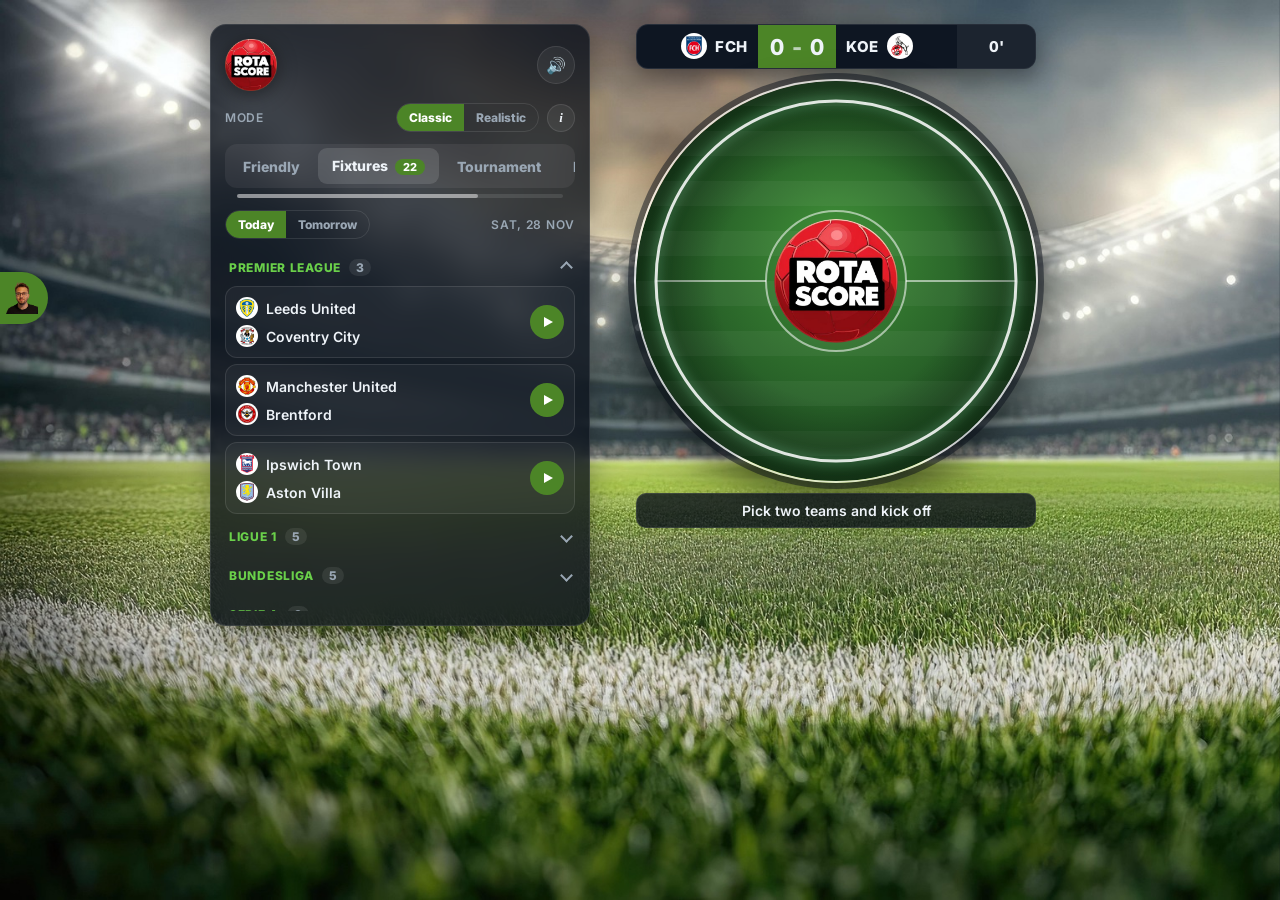
<file: index.html>
<!DOCTYPE html>
<html lang="en">
<head>
    <meta charset="UTF-8">
    <meta name="viewport" content="width=device-width, initial-scale=1.0, viewport-fit=cover">
    <meta name="theme-color" content="#0b1220">
    <!-- Ana ekrana eklenince uygulama gibi açılsın -->
    <link rel="manifest" href="manifest.webmanifest">
    <link rel="apple-touch-icon" href="img/app/apple-touch-icon.png">
    <meta name="apple-mobile-web-app-capable" content="yes">
    <meta name="mobile-web-app-capable" content="yes">
    <meta name="apple-mobile-web-app-title" content="RotaScore">
    <meta name="apple-mobile-web-app-status-bar-style" content="black-translucent">
    <title>RotaScore by Kafeinal</title>
    <!-- Site Cloudflare arkasında: CSS/JS 7 gün önbellekte kalır.
         Bu dosyalardan biri değişince ?v= değerini güncelle, ziyaretçiler hemen yenisini alır. -->
    <link rel="stylesheet" href="style.css?v=2026-11-03.5">
    <link rel="icon" type="image/x-icon" href="./img/favicon.png">
</head>
<body>
    <main class="app">
        <!-- Oyun: mobilde en üstte -->
        <section class="stage" id="stage">
            <div class="scorebug" id="scorebug">
                <div class="sb-team sb-home">
                    <span class="sb-logo" id="sb-home-logo"></span>
                    <span class="sb-abbr" id="sb-home-abbr">HOME</span>
                </div>
                <div class="sb-score">
                    <span id="sb-home-score">0</span>
                    <span class="sb-dash">-</span>
                    <span id="sb-away-score">0</span>
                </div>
                <div class="sb-team sb-away">
                    <span class="sb-abbr" id="sb-away-abbr">AWAY</span>
                    <span class="sb-logo" id="sb-away-logo"></span>
                </div>
                <div class="sb-clock" id="sb-clock"><span class="live-dot"></span><span id="sb-clock-text">0'</span></div>
            </div>
            <div class="pitch">
                <canvas id="gameCanvas"></canvas>
            </div>
            <div class="ticker" id="ticker">Pick two teams and kick off</div>
        </section>

        <!-- Takım seçimi -->
        <section class="panel controls">
            <div class="brand">
                <h1 class="brand-title"><img class="brand-logo" src="./img/brand.webp" alt="RotaScore" width="52" height="52"></h1>
                <div class="brand-actions">
                    <button class="pill-btn" id="install-btn" type="button" hidden>Install app</button>
                    <button class="icon-btn" id="sound-toggle" type="button" aria-label="Sound">🔊</button>
                </div>
            </div>
            <div class="mode-row">
                <span class="mode-label">Mode</span>
                <div class="mode-switch" id="mode-switch" role="radiogroup" aria-label="Game mode">
                    <button type="button" class="mode-option" role="radio" data-mode="classic" aria-checked="true">Classic</button>
                    <button type="button" class="mode-option" role="radio" data-mode="realistic" aria-checked="false">Realistic</button>
                </div>
                <button class="icon-btn info-btn" id="mode-info-btn" type="button" aria-label="About game modes">i</button>
            </div>
            <!-- Oyun modları: yana kayan şerit. Altındaki ince çubuk her zaman görünür (tarayıcınınki iOS'ta gizleniyor),
                 webde şerit fareyle de sürüklenir -->
            <div class="tabs-wrap">
                <div class="tabs" role="tablist">
                    <button class="tab" id="tab-teams" type="button" role="tab" data-tab="teams" aria-selected="true">Friendly</button>
                    <button class="tab" id="tab-today" type="button" role="tab" data-tab="today" aria-selected="false">Fixtures <span class="tab-count" id="today-count"></span></button>
                    <button class="tab" id="tab-tournament" type="button" role="tab" data-tab="tournament" aria-selected="false">Tournament</button>
                    <button class="tab" id="tab-league" type="button" role="tab" data-tab="league" aria-selected="false">League</button>
                    <button class="tab" id="tab-pens" type="button" role="tab" data-tab="pens" aria-selected="false">Penalties</button>
                </div>
                <div class="tabs-bar" id="tabs-bar" aria-hidden="true"><div class="tabs-thumb" id="tabs-thumb"></div></div>
            </div>

            <div class="tab-panel" id="panel-teams" role="tabpanel">
                <label class="field">
                    <span>League</span>
                    <select id="filter-category">
                        <option value="all">All Teams</option>
                        <!-- Ligler ve turnuvalar json/competitions.json dosyasından gelir -->
                    </select>
                </label>
                <div class="matchup">
                    <button class="team-pick" id="pick-home" type="button" data-side="home"></button>
                    <span class="vs">vs</span>
                    <button class="team-pick" id="pick-away" type="button" data-side="away"></button>
                </div>
                <button class="primary" id="kickoff-btn" type="button">Kick off</button>
            </div>

            <!-- Günün ve yarının maçları: json/today.json (her sabah GitHub Actions günceller) -->
            <div class="tab-panel" id="panel-today" role="tabpanel" hidden>
                <div class="day-row">
                    <div class="mode-switch" role="radiogroup" aria-label="Day">
                        <button type="button" class="mode-option" role="radio" data-day="today" aria-checked="true">Today</button>
                        <button type="button" class="mode-option" role="radio" data-day="tomorrow" aria-checked="false">Tomorrow</button>
                    </div>
                    <p class="today-date" id="today-date"></p>
                </div>
                <div class="today-list" id="today-list"><p class="empty">Loading today's matches…</p></div>
            </div>

            <!-- Turnuva: UEFA'nın 36 takımlı formatı, kaldığı yerden devam eder (localStorage) -->
            <div class="tab-panel" id="panel-tournament" role="tabpanel" hidden>
                <div class="cup-setup" id="tournament-setup">
                    <div class="mode-switch cup-switch" role="radiogroup" aria-label="Competition">
                        <button type="button" class="mode-option" role="radio" data-cup="ucl" aria-checked="false">Champions</button>
                        <button type="button" class="mode-option" role="radio" data-cup="uel" aria-checked="false">Europa</button>
                        <button type="button" class="mode-option" role="radio" data-cup="uecl" aria-checked="true">Conference</button>
                    </div>
                    <button class="team-pick cup-team-pick" id="pick-cup-team" type="button"></button>
                    <p class="info-note" id="cup-setup-note"></p>
                    <button class="primary" id="tournament-start" type="button" disabled>Make the draw</button>
                </div>
                <div class="cup-live" id="tournament-live" hidden>
                    <div class="cup-head">
                        <img class="cup-badge" id="cup-badge" alt="" width="40" height="40">
                        <div class="pick-text"><small id="cup-name"></small><strong id="cup-team"></strong></div>
                        <span class="cup-pos" id="cup-pos"></span>
                    </div>
                    <p class="cup-stage" id="cup-stage"></p>
                    <p class="cup-out" id="cup-out" hidden></p>
                    <div class="cup-next" id="cup-next"></div>
                    <button class="primary" id="tournament-play" type="button">Play</button>
                    <!-- Takımın turnuvası bitince: özet kartını paylaş -->
                    <div class="result-actions" id="cup-share-row" hidden>
                        <button class="secondary" id="cup-share-btn" type="button">Share my run</button>
                        <button class="secondary" id="cup-download-btn" type="button">Download</button>
                    </div>
                    <details class="today-league" id="cup-bracket-section" hidden>
                        <summary><span>Knock-out stage</span></summary>
                        <div class="cup-bracket" id="cup-bracket"></div>
                    </details>
                    <details class="today-league" id="cup-table-section" open>
                        <summary><span>League table</span><span class="today-league-count" id="cup-table-count"></span></summary>
                        <div class="cup-table" id="cup-table"></div>
                    </details>
                    <details class="today-league" id="cup-path-section">
                        <summary><span>Your matches</span></summary>
                        <div class="cup-path" id="cup-path"></div>
                    </details>
                    <button class="secondary" id="tournament-quit" type="button">Abandon tournament</button>
                </div>
            </div>

            <!-- Lig sezonu: tek devre, hafta hafta; kaldığı yerden devam eder (localStorage) -->
            <div class="tab-panel" id="panel-league" role="tabpanel" hidden>
                <div class="cup-setup" id="league-setup">
                    <label class="field">
                        <span>League</span>
                        <select id="league-select"></select>
                    </label>
                    <button class="team-pick cup-team-pick" id="pick-league-team" type="button"></button>
                    <p class="info-note" id="league-setup-note"></p>
                    <button class="primary" id="league-start" type="button" disabled>Build the fixtures</button>
                </div>
                <div class="cup-live" id="league-live" hidden>
                    <div class="cup-head">
                        <img class="cup-badge" id="league-badge" alt="" width="40" height="40">
                        <div class="pick-text"><small id="league-name"></small><strong id="league-team"></strong></div>
                        <span class="cup-pos" id="league-pos"></span>
                    </div>
                    <p class="cup-stage" id="league-stage"></p>
                    <div class="cup-next" id="league-next"></div>
                    <button class="primary" id="league-play" type="button">Play</button>
                    <div class="result-actions" id="league-share-row" hidden>
                        <button class="secondary" id="league-share-btn" type="button">Share my season</button>
                        <button class="secondary" id="league-download-btn" type="button">Download</button>
                    </div>
                    <details class="today-league" id="league-fixtures-section" open>
                        <summary><span>Fixtures</span></summary>
                        <div class="week-nav">
                            <button class="icon-btn" id="league-week-prev" type="button" aria-label="Previous week">‹</button>
                            <span class="week-label" id="league-week-label"></span>
                            <button class="icon-btn" id="league-week-next" type="button" aria-label="Next week">›</button>
                        </div>
                        <div class="week-list" id="league-week"></div>
                    </details>
                    <details class="today-league" id="league-table-section">
                        <summary><span>Table</span><span class="today-league-count" id="league-table-count"></span></summary>
                        <div class="cup-table" id="league-table"></div>
                    </details>
                    <button class="secondary" id="league-quit" type="button">Abandon season</button>
                </div>
            </div>

            <!-- Penaltı modu: iki takım, doğrudan seri -->
            <div class="tab-panel" id="panel-pens" role="tabpanel" hidden>
                <div class="matchup">
                    <button class="team-pick" id="pens-home" type="button" data-side="home"></button>
                    <span class="vs">vs</span>
                    <button class="team-pick" id="pens-away" type="button" data-side="away"></button>
                </div>
                <p class="info-note">Straight to the spot: five kicks each, then sudden death. Same teams as the Friendly tab.</p>
                <button class="primary" id="pens-start-btn" type="button">Start shoot-out</button>
            </div>
        </section>

        <!-- İstatistikler ve maçın olayları -->
        <section class="panel match-stats" id="match-stats">
            <h2>Match stats</h2>
            <div class="stats" id="stats"></div>
            <ol class="timeline" id="timeline"></ol>
        </section>
    </main>

    <!-- Logolu takım seçici -->
    <div class="sheet" id="picker" hidden>
        <div class="sheet-backdrop" data-close></div>
        <div class="sheet-panel" role="dialog" aria-modal="true" aria-labelledby="picker-title">
            <div class="sheet-head">
                <h2 id="picker-title">Choose team</h2>
                <button class="icon-btn" type="button" data-close aria-label="Close">✕</button>
            </div>
            <input class="search" id="picker-search" type="search" placeholder="Search all teams…" autocomplete="off">
            <div class="team-list" id="picker-list"></div>
        </div>
    </div>

    <!-- Oyun modları hakkında -->
    <div class="sheet" id="mode-info" hidden>
        <div class="sheet-backdrop" data-close></div>
        <div class="sheet-panel info-panel" role="dialog" aria-modal="true" aria-labelledby="mode-info-title">
            <div class="sheet-head">
                <h2 id="mode-info-title">Game modes</h2>
                <button class="icon-btn" type="button" data-close aria-label="Close">✕</button>
            </div>
            <div class="info-item">
                <h3>Classic</h3>
                <p>Every team is equal. Pure chaos: any club can beat any other, it all comes down to bounces, the keeper's form and a bit of luck.</p>
            </div>
            <div class="info-item">
                <h3>Realistic</h3>
                <p>Team strength comes from real-world Elo ratings, updated daily. Stronger teams finish better and win more duels, so favourites win more often, tuned to match real-world odds. Upsets still happen.</p>
            </div>
            <p class="info-note">Ratings: clubelo.com (or footballdatabase.com when it is unavailable) for clubs, eloratings.net for national teams.</p>
            <p class="info-note">The mode is locked while a match is being played and for the whole of a tournament.</p>
        </div>
    </div>

    <!-- iPhone: ana ekrana ekleme adımları (Safari kurulum penceresini desteklemiyor) -->
    <div class="sheet" id="install-help" hidden>
        <div class="sheet-backdrop" data-close></div>
        <div class="sheet-panel info-panel" role="dialog" aria-modal="true" aria-labelledby="install-help-title">
            <div class="sheet-head">
                <h2 id="install-help-title">Add RotaScore to your Home Screen</h2>
                <button class="icon-btn" type="button" data-close aria-label="Close">✕</button>
            </div>
            <ol class="install-steps">
                <li>Tap the <strong>Share</strong> button <span class="share-glyph" aria-hidden="true">⬆︎</span> in Safari's toolbar</li>
                <li>Scroll down and tap <strong>Add to Home Screen</strong></li>
                <li>Tap <strong>Add</strong>. RotaScore opens full screen, like an app</li>
            </ol>
        </div>
    </div>

    <!-- Maç sonu kartı -->
    <div class="sheet" id="result" hidden>
        <div class="sheet-backdrop" data-close></div>
        <div class="sheet-panel result-panel" role="dialog" aria-modal="true" aria-label="Full-time result">
            <img class="result-card" id="result-card" alt="Match result card">
            <p class="result-note" id="result-note" hidden></p>
            <div class="result-actions">
                <button class="primary" id="share-btn" type="button">Share</button>
                <button class="secondary" id="download-btn" type="button">Download</button>
            </div>
            <div class="result-actions">
                <button class="secondary" id="rematch-btn" type="button">Rematch</button>
                <button class="secondary" type="button" data-close>Close</button>
            </div>
        </div>
    </div>

    <div class="sticky-icon">
        <a href="https://cemeren.dev" class="main-website">
            <div>cemeren.dev</div><img src="./img/as-removebg-preview.png">
        </a>
    </div>
    <script src="sound.js?v=2026-10-20.3"></script>
    <script src="xg-table.js?v=2026-10-28.2"></script>
    <script src="script.js?v=2026-11-03.2"></script>
    <script src="tournament.js?v=2026-11-01.1"></script>
    <script src="league.js?v=2026-11-03.1"></script>
    <script src="ui.js?v=2026-11-03.4"></script>
    <script src="tournament-ui.js?v=2026-11-03.3"></script>
    <script src="league-ui.js?v=2026-11-03.3"></script>
</body>
</html>
</file>
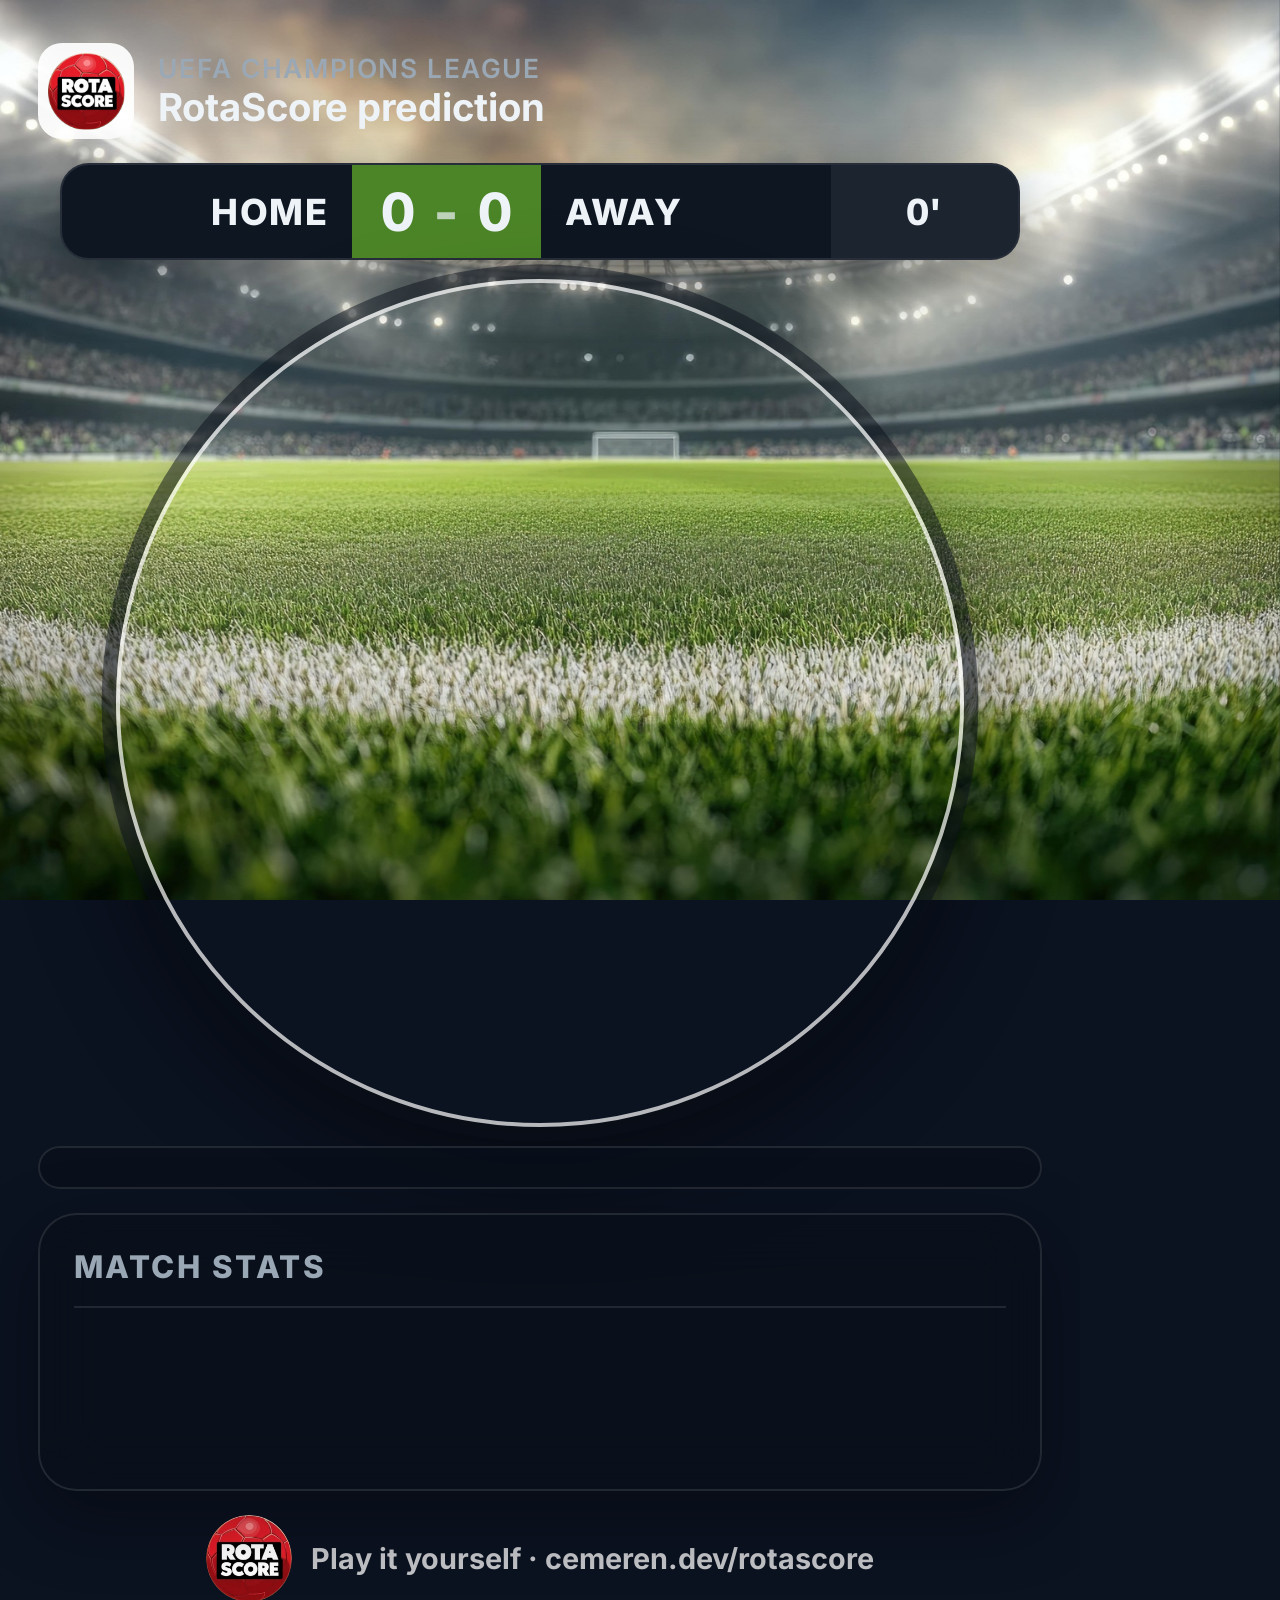
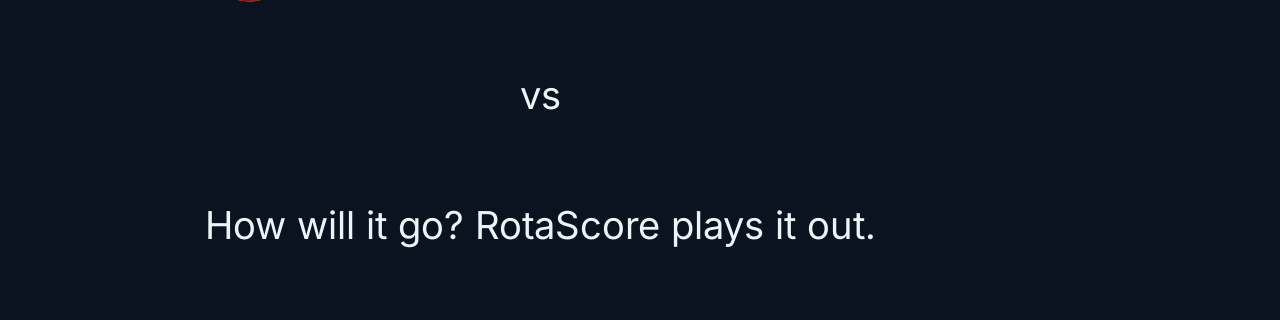
<file: reel/index.html>
<!DOCTYPE html>
<html lang="en">
<head>
    <meta charset="UTF-8">
    <!-- Dikey video (Reels) düzeni: tools/render-reel.mjs bu sayfayı başsız Chromium'da kare kare çeker.
         Sayfa 450x800 CSS piksel, zoom 2.4 ile 1080x1920. Tüm göreli yollar site köküne göre (base). -->
    <base href="../">
    <meta name="viewport" content="width=1080">
    <title>RotaScore reel</title>
    <link rel="stylesheet" href="style.css">
    <link rel="stylesheet" href="reel/reel.css">
</head>
<body class="reel">
    <div class="reel-frame">
        <header class="reel-head">
            <img class="reel-cup" id="reel-cup" src="img/favicon.png" alt="">
            <div class="reel-head-text">
                <small id="reel-competition">UEFA Champions League</small>
                <strong>RotaScore prediction</strong>
            </div>
            <span class="reel-date" id="reel-date"></span>
        </header>

        <section class="stage" id="stage">
            <div class="scorebug" id="scorebug">
                <div class="sb-team sb-home">
                    <span class="sb-logo" id="sb-home-logo"></span>
                    <span class="sb-abbr" id="sb-home-abbr">HOME</span>
                </div>
                <div class="sb-score">
                    <span id="sb-home-score">0</span>
                    <span class="sb-dash">-</span>
                    <span id="sb-away-score">0</span>
                </div>
                <div class="sb-team sb-away">
                    <span class="sb-abbr" id="sb-away-abbr">AWAY</span>
                    <span class="sb-logo" id="sb-away-logo"></span>
                </div>
                <div class="sb-clock" id="sb-clock"><span class="live-dot"></span><span id="sb-clock-text">0'</span></div>
            </div>
            <div class="pitch">
                <canvas id="gameCanvas"></canvas>
            </div>
            <div class="ticker" id="ticker"></div>
        </section>

        <section class="panel match-stats has-match" id="match-stats">
            <h2>Match stats</h2>
            <div class="stats" id="stats"></div>
            <ol class="timeline" id="timeline"></ol>
        </section>

        <footer class="reel-foot">
            <img src="img/brand.webp" alt="RotaScore" width="36" height="36">
            <span>Play it yourself · cemeren.dev/rotascore</span>
        </footer>

        <!-- Kapanış: sonuç kartı sahnesi (render-reel.mjs maç bitince açar) -->
        <div class="reel-result" id="reel-result" hidden>
            <small class="reel-result-title">Full-time</small>
            <span class="reel-result-sub" id="result-sub"></span>
            <div class="reel-result-teams">
                <div class="reel-result-team"><span id="result-home-badge"></span><strong id="result-home"></strong><em id="result-home-goals"></em></div>
                <div class="reel-result-score" id="result-score">0-0</div>
                <div class="reel-result-team"><span id="result-away-badge"></span><strong id="result-away"></strong><em id="result-away-goals"></em></div>
            </div>
            <div class="stats reel-result-stats" id="result-stats"></div>
            <p class="reel-result-foot">RotaScore prediction · play it yourself at cemeren.dev/rotascore</p>
        </div>

        <!-- Açılış kartı: maç başlamadan iki saniye -->
        <div class="reel-intro" id="reel-intro">
            <small id="intro-competition"></small>
            <div class="reel-intro-teams">
                <div class="reel-intro-team"><span class="badge badge-lg" id="intro-home-badge"></span><strong id="intro-home"></strong></div>
                <span class="reel-intro-vs">vs</span>
                <div class="reel-intro-team"><span class="badge badge-lg" id="intro-away-badge"></span><strong id="intro-away"></strong></div>
            </div>
            <p>How will it go? RotaScore plays it out.</p>
        </div>
    </div>
    <script src="xg-table.js"></script>
    <script src="script.js"></script>
    <script src="reel/reel.js"></script>
</body>
</html>
</file>
<file: style.css>
@import url('https://fonts.googleapis.com/css2?family=Inter:wght@400;600;800&display=swap');

/* Gece maçı teması */
:root {
    --panel: rgba(10, 16, 26, 0.78);
    --panel-solid: #0e1622;
    --line: rgba(255, 255, 255, 0.1);
    --text: #eef3f8;
    --muted: #9aa7b4;
    --accent: #6ad04a;
    --accent-dark: #4c8527;
    --live: #ff4d4d;
    --radius: 16px;
}

::selection {
    color: #ffffff;
    background-color: #4c8527;
}

body {
    text-align: center;
    font-family: 'Inter', sans-serif;
    background: #0b1220;
    color: var(--text);
    margin: 0;
}

/* Arka plan fotoğrafı aynı; ekrana sabitlenmiş bir katman olduğu için
   sayfa ne kadar uzarsa uzasın altında boşluk kalmaz */
body::before {
    content: "";
    position: fixed;
    inset: 0;
    z-index: -1;
    background: url(./img/photo1.jpg);
    background-size: cover;
    background-repeat: no-repeat;
}

body.sheet-open {
    overflow: hidden;
}

button {
    font: inherit;
    color: inherit;
    cursor: pointer;
}

h1, h2 {
    margin: 0;
}

/* ---------- Yerleşim: mobilde oyun önce, masaüstünde iki sütun ---------- */

.app {
    display: grid;
    gap: 12px;
    max-width: 420px;
    margin: 0 auto;
    padding: 12px 12px 24px;
    /* Ana ekrandan tam ekran açıldığında çentik ve alt çubuk içeriği örtmesin */
    padding-top: calc(env(safe-area-inset-top, 0px) + 12px);
    padding-bottom: max(24px, env(safe-area-inset-bottom));
}

/* Uzun tek satırlık metinler (ör. ticker'daki açılış duyurusu) sütunu ekrandan geniş yapmasın */
.app > * {
    min-width: 0;
}

/* Mobil: maç sürerken istatistikler sahanın hemen altında, takım seçimi en altta */
@media (max-width: 899px) {
    .stage { order: 0; }
    .controls { order: 1; }
    .match-stats { order: 2; }
    body.match-live .match-stats { order: 1; }
    body.match-live .controls { order: 2; }
}

@media (min-width: 900px) {
    .app {
        max-width: 860px;
        grid-template-columns: 380px 1fr;
        grid-template-areas:
            "controls stage"
            "stats stage";
        align-items: start;
        padding-top: 24px;
    }

    .controls { grid-area: controls; }
    .match-stats { grid-area: stats; }
    .stage { grid-area: stage; position: sticky; top: 24px; }

}

.panel {
    background: var(--panel);
    border: 1px solid var(--line);
    border-radius: var(--radius);
    padding: 14px;
    backdrop-filter: blur(12px);
    -webkit-backdrop-filter: blur(12px);
    box-shadow: 0 10px 30px rgba(0, 0, 0, 0.35);
}

/* ---------- Skor tabelası (canlı yayın tarzı) ---------- */

.stage {
    display: flex;
    flex-direction: column;
    align-items: center;
    gap: 10px;
}

.scorebug {
    display: grid;
    grid-template-columns: 1fr auto 1fr auto;
    align-items: center;
    width: 100%;
    max-width: 400px;
    box-sizing: border-box;
    background: var(--panel-solid);
    border: 1px solid var(--line);
    border-radius: 12px;
    overflow: hidden;
    box-shadow: 0 8px 24px rgba(0, 0, 0, 0.4);
    font-variant-numeric: tabular-nums;
}

.sb-team {
    display: flex;
    align-items: center;
    gap: 8px;
    padding: 8px 10px;
    min-width: 0;
}

.sb-home { justify-content: flex-end; }
.sb-away { justify-content: flex-start; }

.sb-abbr {
    font-weight: 800;
    font-size: 15px;
    letter-spacing: 0.04em;
}

.sb-score {
    display: flex;
    align-items: center;
    gap: 6px;
    padding: 6px 12px;
    background: var(--accent-dark);
    font-size: 22px;
    font-weight: 800;
    align-self: stretch;
}

.sb-dash { opacity: 0.7; }

.sb-score .bump {
    animation: bump 0.8s ease-out;
    display: inline-block;
}

@keyframes bump {
    0% { transform: scale(1); }
    30% { transform: scale(1.6); color: #ffe066; }
    100% { transform: scale(1); }
}

.sb-clock {
    display: flex;
    align-items: center;
    gap: 6px;
    align-self: stretch;
    padding: 0 12px;
    background: rgba(255, 255, 255, 0.06);
    font-weight: 800;
    font-size: 15px;
    min-width: 54px;
    justify-content: center;
}

.live-dot {
    width: 8px;
    height: 8px;
    border-radius: 50%;
    background: var(--live);
    display: none;
    animation: blink 1.2s infinite;
}

.stage[data-state="playing"] .live-dot,
.stage[data-state="goalPause"] .live-dot {
    display: inline-block;
}

@keyframes blink {
    50% { opacity: 0.25; }
}

/* ---------- Saha ---------- */

.pitch canvas {
    display: block;
    border-radius: 50%;
    border: 2px solid rgba(255, 255, 255, 0.7);
    box-shadow: 0 0 0 6px rgba(10, 16, 26, 0.5), 0 18px 40px rgba(0, 0, 0, 0.5);
}

.ticker {
    width: 100%;
    max-width: 400px;
    box-sizing: border-box;
    padding: 8px 12px;
    border-radius: 10px;
    background: var(--panel);
    border: 1px solid var(--line);
    font-size: 14px;
    font-weight: 600;
    white-space: nowrap;
    overflow: hidden;
    text-overflow: ellipsis;
}

.ticker.flash {
    animation: tickerIn 0.4s ease-out;
}

@keyframes tickerIn {
    from { opacity: 0; transform: translateY(4px); }
    to { opacity: 1; transform: none; }
}

/* ---------- Kontroller ---------- */

.controls {
    display: flex;
    flex-direction: column;
    gap: 12px;
}

.brand {
    display: flex;
    align-items: center;
    justify-content: space-between;
}

.brand h1 {
    display: flex;
    align-items: center;
    gap: 10px;
    font-size: 20px;
    font-weight: 800;
    letter-spacing: -0.01em;
}

.brand-logo {
    width: 52px;
    height: 52px;
    filter: drop-shadow(0 4px 10px rgba(0, 0, 0, 0.45));
}

.icon-btn {
    width: 38px;
    height: 38px;
    border-radius: 50%;
    border: 1px solid var(--line);
    background: rgba(255, 255, 255, 0.06);
    font-size: 16px;
    padding: 0;
}

.field {
    display: flex;
    flex-direction: column;
    gap: 6px;
    text-align: left;
    font-size: 12px;
    font-weight: 600;
    color: var(--muted);
    text-transform: uppercase;
    letter-spacing: 0.06em;
}

select {
    appearance: none;
    -webkit-appearance: none;
    width: 100%;
    font: inherit;
    font-size: 16px; /* 16px altı iOS'ta otomatik yakınlaştırma yapar */
    font-weight: 600;
    text-transform: none;
    letter-spacing: 0;
    color: var(--text);
    padding: 10px 36px 10px 12px;
    border-radius: 10px;
    border: 1px solid var(--line);
    background: rgba(255, 255, 255, 0.06) url("data:image/svg+xml,%3Csvg xmlns='http://www.w3.org/2000/svg' width='12' height='8'%3E%3Cpath d='M1 1l5 5 5-5' fill='none' stroke='%239aa7b4' stroke-width='2'/%3E%3C/svg%3E") no-repeat right 14px center;
}

select option,
select optgroup {
    background: var(--panel-solid);
    color: var(--text);
}

.matchup {
    display: grid;
    grid-template-columns: 1fr auto 1fr;
    align-items: center;
    gap: 8px;
}

.vs {
    font-size: 12px;
    font-weight: 800;
    color: var(--muted);
    text-transform: uppercase;
}

.team-pick {
    display: flex;
    flex-direction: column;
    align-items: center;
    gap: 8px;
    min-width: 0;
    padding: 12px 8px;
    border-radius: 12px;
    border: 1px solid var(--line);
    background: rgba(255, 255, 255, 0.05);
    transition: background 0.2s, border-color 0.2s;
}

.team-pick:hover {
    background: rgba(255, 255, 255, 0.1);
    border-color: rgba(255, 255, 255, 0.25);
}

.pick-text {
    display: flex;
    flex-direction: column;
    gap: 2px;
    min-width: 0;
    max-width: 100%;
}

.pick-text small {
    font-size: 11px;
    font-weight: 600;
    color: var(--muted);
    text-transform: uppercase;
    letter-spacing: 0.06em;
}

.pick-text strong {
    font-size: 14px;
    white-space: nowrap;
    overflow: hidden;
    text-overflow: ellipsis;
}

.primary,
.secondary {
    border: none;
    border-radius: 12px;
    padding: 13px 16px;
    font-weight: 800;
    font-size: 16px;
    transition: transform 0.1s, filter 0.2s, opacity 0.2s;
}

.primary {
    background: linear-gradient(180deg, #6ad04a, #4c8527);
    color: #fff;
    box-shadow: 0 6px 18px rgba(76, 133, 39, 0.45);
}

.secondary {
    background: rgba(255, 255, 255, 0.08);
    border: 1px solid var(--line);
}

.primary:hover,
.secondary:hover {
    filter: brightness(1.1);
}

.primary:active,
.secondary:active,
.team-pick:active {
    transform: scale(0.97);
}

.primary:disabled {
    opacity: 0.6;
    cursor: default;
    filter: none;
    transform: none;
}

/* ---------- Uygulamayı yükle, oyun modu ---------- */

.brand-actions {
    display: flex;
    align-items: center;
    gap: 8px;
}

.pill-btn {
    height: 34px;
    padding: 0 14px;
    border-radius: 17px;
    border: 1px solid rgba(106, 208, 74, 0.5);
    background: rgba(106, 208, 74, 0.14);
    color: var(--text);
    font-weight: 800;
    font-size: 13px;
}

.pill-btn[hidden] {
    display: none;
}

.mode-row {
    display: flex;
    align-items: center;
    gap: 8px;
}

.mode-label {
    font-size: 12px;
    font-weight: 600;
    color: var(--muted);
    text-transform: uppercase;
    letter-spacing: 0.06em;
    margin-right: auto;
}

/* Sekmelerden daha küçük ve sade: ikisi birbirine karışmasın */
.mode-switch {
    display: flex;
    border: 1px solid var(--line);
    border-radius: 16px;
    overflow: hidden;
}

.mode-option {
    border: none;
    background: none;
    padding: 6px 12px;
    font-size: 12px;
    font-weight: 800;
    color: var(--muted);
}

.mode-option[aria-checked="true"] {
    background: var(--accent-dark);
    color: #fff;
}

.info-btn {
    width: 28px;
    height: 28px;
    font-size: 13px;
    font-weight: 800;
    font-style: italic;
    font-family: Georgia, serif;
}

.info-panel {
    text-align: left;
}

.info-item h3 {
    margin: 0 0 4px;
    font-size: 15px;
    font-weight: 800;
    color: var(--accent);
}

.info-item p,
.install-steps {
    margin: 0;
    font-size: 14px;
    line-height: 1.5;
    color: var(--text);
}

.info-note {
    margin: 0;
    font-size: 12px;
    color: var(--muted);
}

.install-steps {
    padding-left: 20px;
}

.install-steps li {
    margin-bottom: 8px;
}

.share-glyph {
    display: inline-block;
    padding: 0 6px;
    border-radius: 6px;
    background: rgba(255, 255, 255, 0.1);
}

/* ---------- Sekmeler ve günün maçları ---------- */

/* Oyun modları: yana kayan şerit. Tarayıcı çubuğu gizli; altında bizim çizdiğimiz ince çubuk her zaman görünür. */
.tabs-wrap {
    display: flex;
    flex-direction: column;
    gap: 6px;
}

.tabs {
    display: flex;
    gap: 4px;
    padding: 4px;
    border-radius: 12px;
    background: rgba(255, 255, 255, 0.06);
    overflow-x: auto;
    -webkit-overflow-scrolling: touch;
    scrollbar-width: none;
    cursor: grab;
}

.tabs.dragging {
    cursor: grabbing;
    scroll-behavior: auto;
}

.tabs::-webkit-scrollbar {
    display: none;
}

.tab {
    flex: 1 0 auto;
    border: none;
    border-radius: 9px;
    padding: 9px 14px;
    background: none;
    color: var(--muted);
    font-weight: 800;
    font-size: 14px;
    white-space: nowrap;
}

.tabs-bar {
    position: relative;
    height: 4px;
    margin: 0 12px;
    border-radius: 999px;
    background: rgba(255, 255, 255, 0.1);
    cursor: pointer;
}

.tabs-bar[hidden] {
    display: none;
}

.tabs-thumb {
    position: absolute;
    top: 0;
    height: 100%;
    border-radius: 999px;
    background: rgba(255, 255, 255, 0.45);
}

.tab[aria-selected="true"] {
    background: rgba(255, 255, 255, 0.12);
    color: var(--text);
}

.tab-count {
    display: inline-block;
    min-width: 18px;
    padding: 1px 6px;
    margin-left: 4px;
    border-radius: 9px;
    background: var(--accent-dark);
    color: #fff;
    font-size: 11px;
}

.tab-count:empty {
    display: none;
}

.tab-panel {
    display: flex;
    flex-direction: column;
    gap: 12px;
}

.tab-panel[hidden] {
    display: none;
}

/* Gün anahtarı solda, seçili günün tarihi sağda */
.day-row {
    display: flex;
    align-items: center;
    justify-content: space-between;
    gap: 8px;
}

.today-date {
    margin: 0;
    font-size: 12px;
    font-weight: 600;
    color: var(--muted);
    text-transform: uppercase;
    letter-spacing: 0.06em;
    text-align: right;
    white-space: nowrap;
}

.today-list {
    max-height: 360px;
    overflow-y: auto;
    margin: 0 -6px;
    padding: 0 6px;
    text-align: left;
}

.today-league {
    margin-bottom: 6px;
}

.today-league > summary {
    display: flex;
    align-items: center;
    gap: 8px;
    padding: 8px 4px;
    font-size: 12px;
    font-weight: 800;
    color: var(--accent);
    text-transform: uppercase;
    letter-spacing: 0.06em;
    cursor: pointer;
    list-style: none;
    user-select: none;
}

.today-league > summary::-webkit-details-marker {
    display: none;
}

.today-league > summary::after {
    content: "";
    width: 7px;
    height: 7px;
    margin-left: auto;
    border-right: 2px solid var(--muted);
    border-bottom: 2px solid var(--muted);
    transform: rotate(45deg);
    transition: transform 0.2s;
}

.today-league[open] > summary::after {
    transform: rotate(-135deg);
}

.today-league-count {
    padding: 1px 7px;
    border-radius: 999px;
    background: rgba(255, 255, 255, 0.08);
    color: var(--muted);
    letter-spacing: 0;
}

.today-league-matches {
    padding-top: 2px;
}

.fixture {
    display: grid;
    grid-template-columns: 1fr auto;
    align-items: center;
    gap: 10px;
    width: 100%;
    margin-bottom: 6px;
    padding: 10px;
    border: 1px solid var(--line);
    border-radius: 12px;
    background: rgba(255, 255, 255, 0.04);
    text-align: left;
    transition: background 0.2s, border-color 0.2s, transform 0.1s;
}

.fixture:hover {
    background: rgba(255, 255, 255, 0.09);
    border-color: rgba(255, 255, 255, 0.2);
}

.fixture:active {
    transform: scale(0.98);
}

.fixture-teams {
    display: flex;
    flex-direction: column;
    gap: 6px;
    min-width: 0;
}

.fixture-team {
    display: flex;
    align-items: center;
    gap: 8px;
    min-width: 0;
    font-weight: 600;
    font-size: 14px;
}

.fixture-team span:last-child {
    white-space: nowrap;
    overflow: hidden;
    text-overflow: ellipsis;
}

.fixture-play {
    width: 34px;
    height: 34px;
    border-radius: 50%;
    display: flex;
    align-items: center;
    justify-content: center;
    background: var(--accent-dark);
}

.fixture-play svg {
    width: 12px;
    height: 12px;
    margin-left: 2px;
    fill: #fff;
}

/* ---------- Logo rozetleri ---------- */

.badge {
    display: inline-flex;
    align-items: center;
    justify-content: center;
    flex-shrink: 0;
    border-radius: 50%;
    background: #fff;
    overflow: hidden;
    font-weight: 800;
    color: #fff;
}

.badge img {
    width: 78%;
    height: 78%;
    object-fit: contain;
}

.badge.is-flag img {
    width: 100%;
    height: 100%;
    object-fit: cover;
}

.badge.is-initial {
    text-shadow: 0 1px 2px rgba(0, 0, 0, 0.6);
}

.badge-xxs { width: 22px; height: 22px; font-size: 7px; }
.badge-xs { width: 26px; height: 26px; font-size: 8px; }
.badge-sm { width: 34px; height: 34px; font-size: 10px; }
.badge-md { width: 52px; height: 52px; font-size: 14px; }

/* ---------- Turnuva ---------- */

.mode-switch[aria-disabled="true"] {
    opacity: 0.55;
}

.mode-switch[aria-disabled="true"] .mode-option {
    cursor: default;
}

.cup-setup,
.cup-live {
    display: flex;
    flex-direction: column;
    gap: 12px;
}

/* display: flex/grid, hidden özniteliğini ezmesin */
.cup-setup[hidden],
.cup-live[hidden],
.cup-next[hidden],
.result-actions[hidden] {
    display: none;
}

.cup-switch {
    justify-content: stretch;
}

.cup-switch .mode-option {
    flex: 1;
}

.cup-team-pick {
    flex-direction: row;
    justify-content: flex-start;
    gap: 12px;
    padding: 10px 12px;
    text-align: left;
}

.cup-head {
    display: flex;
    align-items: center;
    gap: 12px;
    text-align: left;
}

.cup-head .pick-text {
    flex: 1;
}

.cup-badge {
    width: 40px;
    height: 40px;
    object-fit: contain;
    border-radius: 10px;
    background: rgba(255, 255, 255, 0.9);
    padding: 4px;
    box-sizing: border-box;
}

.cup-pos {
    padding: 4px 10px;
    border-radius: 999px;
    font-size: 13px;
    font-weight: 800;
    background: rgba(255, 255, 255, 0.08);
}

.cup-stage,
.cup-out,
.cup-note {
    margin: 0;
    font-size: 12px;
    font-weight: 600;
    color: var(--muted);
    text-transform: uppercase;
    letter-spacing: 0.06em;
    text-align: left;
}

.cup-out {
    color: #ff9f6e;
}

.cup-note {
    text-transform: none;
    letter-spacing: 0;
    font-weight: 500;
}

.cup-next {
    padding: 10px 12px;
    border: 1px solid var(--line);
    border-radius: 12px;
    background: rgba(255, 255, 255, 0.04);
    text-align: left;
}

.cup-match {
    display: flex;
    flex-direction: column;
    gap: 8px;
}

.cup-match-label,
.cup-match-meta {
    font-size: 11px;
    font-weight: 600;
    color: var(--muted);
    text-transform: uppercase;
    letter-spacing: 0.06em;
}

.cup-match-teams {
    display: grid;
    grid-template-columns: 1fr auto 1fr;
    align-items: center;
    gap: 8px;
}

.cup-side {
    display: flex;
    align-items: center;
    gap: 8px;
    min-width: 0;
    font-size: 14px;
    font-weight: 700;
}

.cup-side:last-child {
    flex-direction: row-reverse;
    text-align: right;
}

.cup-side span:last-child {
    white-space: nowrap;
    overflow: hidden;
    text-overflow: ellipsis;
}

.cup-side.me {
    color: var(--accent);
}

/* Puan durumu: 36 satır, kaydırılabilir; bölgeler sol kenar rengiyle */
.cup-table {
    max-height: 320px;
    overflow-y: auto;
    padding-top: 2px;
}

.cup-row {
    display: grid;
    grid-template-columns: 22px 22px 1fr 28px 34px 34px;
    align-items: center;
    gap: 6px;
    padding: 5px 6px;
    border-left: 3px solid transparent;
    border-radius: 6px;
    font-size: 13px;
}

.cup-row-head {
    font-size: 10px;
    font-weight: 700;
    color: var(--muted);
    text-transform: uppercase;
    letter-spacing: 0.06em;
}

.cup-row.zone-direct { border-left-color: var(--accent); }
.cup-row.zone-playoff { border-left-color: #e0b84a; }
.cup-row.zone-out { border-left-color: rgba(255, 255, 255, 0.15); color: var(--muted); }

.cup-row.me {
    background: rgba(106, 208, 74, 0.14);
    color: var(--text);
    font-weight: 800;
}

.cup-pos.zone-direct { background: rgba(106, 208, 74, 0.2); color: var(--accent); }
.cup-pos.zone-playoff { background: rgba(224, 184, 74, 0.18); color: #e0b84a; }
.cup-pos.zone-out { color: var(--muted); }

.cup-rank {
    font-size: 11px;
    font-weight: 700;
    color: var(--muted);
    text-align: right;
}

.cup-name {
    min-width: 0;
    white-space: nowrap;
    overflow: hidden;
    text-overflow: ellipsis;
    text-align: left;
}

.cup-num {
    text-align: right;
    font-variant-numeric: tabular-nums;
}

.cup-row .cup-num:last-child {
    font-weight: 800;
}

/* Eleme ağacı: her eşleşme iki satır */
.cup-round {
    margin: 10px 0 6px;
    font-size: 11px;
    font-weight: 800;
    color: var(--muted);
    text-transform: uppercase;
    letter-spacing: 0.08em;
    text-align: left;
}

.cup-tie {
    display: flex;
    flex-direction: column;
    gap: 2px;
    margin-bottom: 6px;
    padding: 6px 8px;
    border: 1px solid var(--line);
    border-radius: 10px;
    background: rgba(255, 255, 255, 0.03);
}

.cup-tie.me {
    border-color: rgba(106, 208, 74, 0.5);
}

.cup-tie-side {
    display: grid;
    grid-template-columns: 22px 1fr auto 28px;
    align-items: center;
    gap: 8px;
    font-size: 13px;
}

.cup-tie-side.winner { font-weight: 800; }
.cup-tie-side.loser { color: var(--muted); }

.cup-legs {
    font-size: 12px;
    color: var(--muted);
    font-variant-numeric: tabular-nums;
    white-space: pre;
}

.cup-agg {
    text-align: right;
    font-weight: 800;
    font-variant-numeric: tabular-nums;
}

.cup-pens {
    margin-top: 2px;
    font-size: 11px;
    color: var(--muted);
    text-align: left;
}

/* Lig: haftalık fikstür */
.week-nav {
    display: flex;
    align-items: center;
    justify-content: space-between;
    gap: 8px;
    padding: 2px 0 8px;
}

.week-nav .icon-btn {
    width: 32px;
    height: 32px;
    font-size: 20px;
    line-height: 1;
}

.week-nav .icon-btn:disabled {
    opacity: 0.3;
}

.week-label {
    font-size: 12px;
    font-weight: 800;
    color: var(--text);
    text-transform: uppercase;
    letter-spacing: 0.06em;
}

.week-match {
    display: grid;
    grid-template-columns: 1fr auto 1fr;
    align-items: center;
    gap: 8px;
    padding: 7px 8px;
    border-bottom: 1px solid var(--line);
    font-size: 13px;
}

.week-match:last-child {
    border-bottom: none;
}

.week-match.me {
    background: rgba(106, 208, 74, 0.12);
    border-radius: 8px;
    font-weight: 800;
}

.week-side {
    display: flex;
    align-items: center;
    gap: 6px;
    min-width: 0;
}

.week-side.away {
    justify-content: flex-end;
    text-align: right;
}

.week-score {
    min-width: 44px;
    padding: 2px 6px;
    border-radius: 6px;
    background: rgba(255, 255, 255, 0.08);
    text-align: center;
    font-weight: 800;
    font-variant-numeric: tabular-nums;
}

.week-score.pending {
    color: var(--muted);
    font-weight: 600;
    text-transform: uppercase;
    font-size: 11px;
}

/* Kullanıcının yolu */
.cup-path-row {
    display: grid;
    grid-template-columns: 1fr 22px 1.6fr auto;
    align-items: center;
    gap: 8px;
    padding: 6px 6px;
    border-bottom: 1px solid var(--line);
    font-size: 13px;
}

.cup-path-row:last-child {
    border-bottom: none;
}

.cup-path-label {
    font-size: 11px;
    font-weight: 700;
    color: var(--muted);
    text-transform: uppercase;
    letter-spacing: 0.04em;
    text-align: left;
    white-space: nowrap;
    overflow: hidden;
    text-overflow: ellipsis;
}

.cup-path-score {
    min-width: 36px;
    padding: 2px 6px;
    border-radius: 6px;
    text-align: center;
    font-weight: 800;
    font-variant-numeric: tabular-nums;
    background: rgba(255, 255, 255, 0.06);
}

.cup-path-score.win { background: rgba(106, 208, 74, 0.25); }
.cup-path-score.loss { background: rgba(224, 92, 92, 0.3); }
.cup-path-score.draw { background: rgba(224, 184, 74, 0.22); }

.result-note {
    margin: 0;
    font-size: 13px;
    font-weight: 700;
    color: var(--accent);
    text-align: center;
}

.result-note.muted {
    color: var(--muted);
    font-weight: 600;
}

/* Kura açıklaması: rakipler sırayla belirir */
.cup-reveal {
    opacity: 0;
    animation: cupReveal 0.45s ease-out forwards;
}

@keyframes cupReveal {
    from { opacity: 0; transform: translateX(-12px); }
    to { opacity: 1; transform: none; }
}

/* ---------- İstatistikler ve olaylar ---------- */

.match-stats {
    display: none;
    text-align: left;
}

.match-stats.has-match {
    display: block;
}

.match-stats h2 {
    font-size: 13px;
    font-weight: 800;
    color: var(--muted);
    text-transform: uppercase;
    letter-spacing: 0.08em;
    margin-bottom: 10px;
}

.stat {
    display: grid;
    grid-template-columns: 48px 1fr 48px;
    align-items: center;
    row-gap: 4px;
    margin-bottom: 10px;
    font-variant-numeric: tabular-nums;
}

.stat-home { font-weight: 800; }
.stat-away { font-weight: 800; text-align: right; }

.stat-label {
    text-align: center;
    font-size: 13px;
    color: var(--muted);
}

.stat-bar {
    grid-column: 1 / -1;
    display: flex;
    gap: 3px;
    height: 5px;
}

.stat-bar i {
    display: block;
    height: 100%;
    border-radius: 3px;
    transition: width 0.5s ease;
}

.bar-home { background: var(--home-color, var(--accent)); }
.bar-away { background: var(--away-color, #ccc); }

.timeline {
    list-style: none;
    margin: 14px 0 0;
    padding: 12px 0 0;
    border-top: 1px solid var(--line);
    max-height: 220px;
    overflow-y: auto;
}

.event {
    display: grid;
    grid-template-columns: 46px 24px 1fr;
    align-items: center;
    padding: 6px 0;
    font-size: 14px;
    animation: tickerIn 0.4s ease-out;
}

.event-minute {
    font-weight: 800;
    color: var(--muted);
    font-variant-numeric: tabular-nums;
}

.event-goal .event-text {
    font-weight: 800;
    color: #ffe066;
}

/* ---------- Alttan açılan paneller (takım seçici, maç sonu) ---------- */

.sheet {
    position: fixed;
    inset: 0;
    z-index: 10;
    display: flex;
    align-items: flex-end;
    justify-content: center;
}

.sheet[hidden] {
    display: none;
}

.sheet-backdrop {
    position: absolute;
    inset: 0;
    background: rgba(0, 0, 0, 0.55);
    animation: fadeIn 0.2s ease-out;
}

.sheet-panel {
    position: relative;
    display: flex;
    flex-direction: column;
    gap: 12px;
    width: 100%;
    max-width: 480px;
    max-height: 85vh;
    box-sizing: border-box;
    padding: 16px;
    background: var(--panel-solid);
    border: 1px solid var(--line);
    border-radius: 20px 20px 0 0;
    padding-bottom: max(16px, env(safe-area-inset-bottom));
    box-shadow: 0 -10px 40px rgba(0, 0, 0, 0.5);
    animation: slideUp 0.25s ease-out;
}

@media (min-width: 600px) {
    .sheet {
        align-items: center;
    }

    .sheet-panel {
        border-radius: 20px;
    }
}

@keyframes fadeIn {
    from { opacity: 0; }
}

@keyframes slideUp {
    from { transform: translateY(30px); opacity: 0; }
}

.sheet-head {
    display: flex;
    align-items: center;
    justify-content: space-between;
}

.sheet-head h2 {
    font-size: 17px;
    font-weight: 800;
}

.search {
    font: inherit;
    font-size: 16px;
    color: var(--text);
    padding: 11px 14px;
    border-radius: 12px;
    border: 1px solid var(--line);
    background: rgba(255, 255, 255, 0.06);
    outline: none;
}

.search:focus {
    border-color: var(--accent);
}

.team-list {
    overflow-y: auto;
    margin: 0 -8px;
    padding: 0 8px;
}

.team-option {
    display: flex;
    align-items: center;
    gap: 12px;
    width: 100%;
    padding: 8px;
    border: none;
    border-radius: 10px;
    background: none;
    text-align: left;
}

.team-option:hover {
    background: rgba(255, 255, 255, 0.07);
}

.team-option.selected {
    background: rgba(106, 208, 74, 0.16);
    box-shadow: inset 0 0 0 1px rgba(106, 208, 74, 0.5);
}

.option-name {
    flex: 1;
    font-weight: 600;
    font-size: 15px;
}

.option-tag {
    font-size: 12px;
    color: var(--muted);
}

.empty {
    color: var(--muted);
    text-align: center;
    padding: 20px 0;
}

.result-panel {
    align-items: center;
}

.result-card {
    width: 100%;
    max-width: 420px;
    aspect-ratio: 1;
    border-radius: 14px;
    box-shadow: 0 10px 30px rgba(0, 0, 0, 0.5);
}

.result-actions {
    display: grid;
    grid-auto-flow: column;
    grid-auto-columns: 1fr;
    gap: 10px;
    width: 100%;
    max-width: 420px;
}

.result-actions [hidden] {
    display: none;
}

/* ---------- cemeren.dev bağlantısı ---------- */

.sticky-icon {
    z-index: 1;
    position: fixed;
    top: 30%;
    left: 0%;
    width: 160px;
    display: flex;
    flex-direction: column;
}

.sticky-icon a {
    transform: translate(-110px, 0px);
    border-radius: 0px 50px 50px 0px;
    text-align: left;
    margin: 2px;
    text-decoration: none;
    padding: 10px;
    font-size: 14px;
    transition: all 0.8s;
    display: flex;
    align-items: center;
    justify-content: space-between;
}

.sticky-icon a:hover {
    color: #FFF;
    transform: translate(0px, 0px);
    font-weight: bold;
}

.main-website {
    background-color: #4c8527;
    color: #FFF;
}

.sticky-icon a img {
    max-width: 32px;
}

@media (max-width: 768px) {
    body::before {
        background-size: auto;
    }

    .sticky-icon {
        display: none;
    }
}

@media (prefers-reduced-motion: reduce) {
    *, *::before, *::after {
        animation: none !important;
        transition: none !important;
    }

    .cup-reveal {
        opacity: 1;
    }
}
</file>
